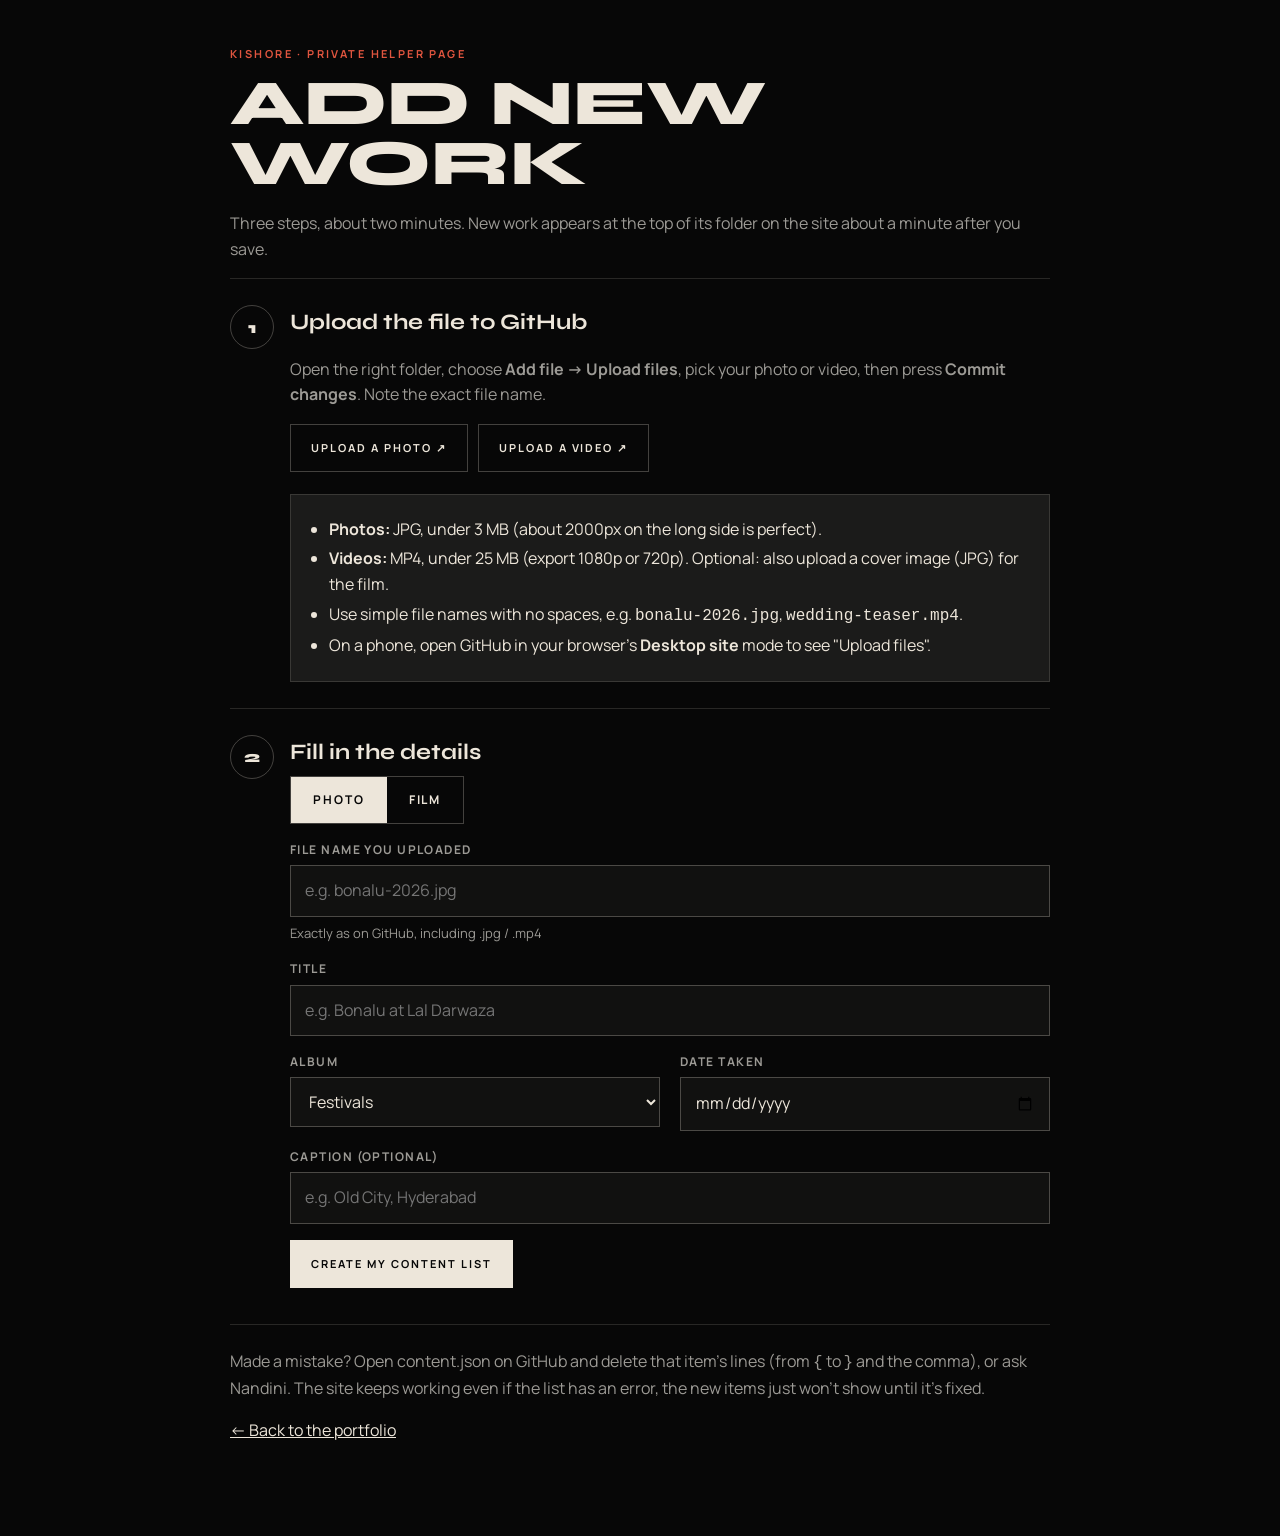
<file: add.html>
<!DOCTYPE html>
<html lang="en">
<head>
<meta charset="utf-8">
<meta name="viewport" content="width=device-width, initial-scale=1">
<meta name="robots" content="noindex, nofollow">
<title>Add new work — Kishore</title>
<link rel="preconnect" href="https://fonts.googleapis.com"><link rel="preconnect" href="https://fonts.gstatic.com" crossorigin>
<link rel="stylesheet" href="https://fonts.googleapis.com/css2?family=Syne:wght@600..800&family=Manrope:wght@400..700&family=IBM+Plex+Mono:wght@400;500&display=swap">
<style>
:root{--black:#070707;--char:#111110;--graphite:#1B1B1A;--line:rgba(237,230,218,.14);--line2:rgba(237,230,218,.26);--white:#EDE6DA;--silver:#9C9A95;--red:#E0553F}
*{box-sizing:border-box}
body{margin:0;background:var(--black);color:var(--white);font-family:'Manrope',Arial,sans-serif;font-size:16px;line-height:1.6}
a{color:var(--white)}
.wrap{max-width:860px;margin:0 auto;padding:40px 20px 80px}
h1{font-family:'Syne',Arial,sans-serif;font-weight:800;font-size:clamp(34px,7vw,64px);line-height:.95;margin:8px 0 16px;text-transform:uppercase}
h2{font-family:'Syne',Arial,sans-serif;font-weight:700;font-size:22px;margin:0 0 6px}
.k{font-weight:700;font-size:11px;letter-spacing:.22em;text-transform:uppercase;color:var(--red)}
.muted{color:var(--silver)}
.step{display:grid;grid-template-columns:44px 1fr;gap:16px;padding:26px 0;border-top:1px solid var(--line)}
.num{width:44px;height:44px;border-radius:99px;border:1px solid var(--line2);display:flex;align-items:center;justify-content:center;font-family:'Syne';font-weight:800}
.btn{display:inline-flex;align-items:center;gap:10px;min-height:48px;padding:0 20px;border:1px solid var(--line2);background:transparent;color:var(--white);font:700 11px/1 'Manrope',Arial,sans-serif;letter-spacing:.18em;text-transform:uppercase;text-decoration:none;cursor:pointer}
.btn.solid{background:var(--white);color:var(--black);border-color:var(--white)}
.btn:hover{border-color:var(--white)}
.row{display:flex;flex-wrap:wrap;gap:10px;margin-top:12px}
.seg{display:inline-flex;border:1px solid var(--line2)}
.seg button{min-height:46px;padding:0 22px;background:none;border:0;color:var(--white);font:700 12px 'Manrope';letter-spacing:.16em;text-transform:uppercase;cursor:pointer}
.seg button[aria-pressed="true"]{background:var(--white);color:var(--black)}
.grid{display:grid;grid-template-columns:repeat(2,minmax(0,1fr));gap:16px 20px;margin-top:16px}
.full{grid-column:1/-1}
label{display:block;font-size:12px;font-weight:700;letter-spacing:.12em;text-transform:uppercase;color:var(--silver);margin-bottom:6px}
input,select,textarea{width:100%;background:var(--char);border:1px solid var(--line2);color:var(--white);font:inherit;padding:12px 14px;min-height:48px;border-radius:0}
input:focus,select:focus,textarea:focus,.btn:focus-visible,.seg button:focus-visible{outline:2px solid var(--red);outline-offset:2px}
.hint{font-size:13px;color:var(--silver);margin-top:6px}
pre{white-space:pre-wrap;word-break:break-word;background:var(--char);border:1px solid var(--line);padding:16px;font:13px/1.55 'IBM Plex Mono',monospace;max-height:340px;overflow:auto;margin:12px 0 0}
.err{color:var(--red);font-weight:700}
.ok{color:#8fd19e;font-weight:700}
.box{background:var(--graphite);border:1px solid var(--line);padding:18px 20px;margin-top:22px}
.box li{margin:4px 0}
[hidden]{display:none!important}
@media (max-width:640px){.grid{grid-template-columns:1fr}}
</style>
</head>
<body>
<main class="wrap">
<span class="k">Kishore · Private helper page</span>
<h1>Add new work</h1>
<p class="muted">Three steps, about two minutes. New work appears at the top of its folder on the site about a minute after you save.</p>

<div class="step"><span class="num">1</span><div>
<h2>Upload the file to GitHub</h2>
<p class="muted">Open the right folder, choose <b>Add file → Upload files</b>, pick your photo or video, then press <b>Commit changes</b>. Note the exact file name.</p>
<div class="row"><a class="btn" id="up-photo" href="https://github.com/nandiniK7/kishore-portfolio/upload/main/uploads/photos" target="_blank" rel="noopener">Upload a photo ↗</a><a class="btn" id="up-video" href="https://github.com/nandiniK7/kishore-portfolio/upload/main/uploads/videos" target="_blank" rel="noopener">Upload a video ↗</a></div>
<div class="box"><ul style="margin:0;padding-left:18px">
<li><b>Photos:</b> JPG, under 3 MB (about 2000px on the long side is perfect).</li>
<li><b>Videos:</b> MP4, under 25 MB (export 1080p or 720p). Optional: also upload a cover image (JPG) for the film.</li>
<li>Use simple file names with no spaces, e.g. <code>bonalu-2026.jpg</code>, <code>wedding-teaser.mp4</code>.</li>
<li>On a phone, open GitHub in your browser's <b>Desktop site</b> mode to see "Upload files".</li>
</ul></div>
</div></div>

<div class="step"><span class="num">2</span><div>
<h2>Fill in the details</h2>
<div class="seg" role="group" aria-label="Type of work"><button type="button" data-type="photo" aria-pressed="true">Photo</button><button type="button" data-type="film" aria-pressed="false">Film</button></div>
<form id="f" class="grid" novalidate>
<div class="full"><label for="file">File name you uploaded</label><input id="file" placeholder="e.g. bonalu-2026.jpg" autocomplete="off"><div class="hint">Exactly as on GitHub, including .jpg / .mp4</div></div>
<div class="full"><label for="title">Title</label><input id="title" placeholder="e.g. Bonalu at Lal Darwaza"></div>
<div data-only="photo"><label for="album">Album</label><select id="album"><option>Festivals</option><option>Motorsport</option><option>Stage &amp; live</option><option>Architecture</option><option>Landscape &amp; more</option><option value="__new">New album…</option></select></div>
<div data-only="photo" id="newalbum-w" hidden><label for="newalbum">New album name</label><input id="newalbum" placeholder="e.g. Weddings"></div>
<div data-only="photo"><label for="date">Date taken</label><input id="date" type="date"></div>
<div data-only="photo" class="full"><label for="caption">Caption (optional)</label><input id="caption" placeholder="e.g. Old City, Hyderabad"></div>
<div data-only="film" hidden><label for="category">Film folder</label><select id="category"><option>Festival</option><option>Event</option><option>Event &amp; Brand</option><option>Documentary</option><option value="__new">New folder…</option></select></div>
<div data-only="film" id="newcat-w" hidden><label for="newcat">New folder name</label><input id="newcat" placeholder="e.g. Music videos"></div>
<div data-only="film" hidden><label for="format">Shape</label><select id="format"><option value="9:16">Vertical 9:16 (reel)</option><option value="16:9">Wide 16:9</option><option value="1:1">Square 1:1</option><option value="4:5">Portrait 4:5</option></select></div>
<div data-only="film" hidden><label for="year">Year</label><input id="year" inputmode="numeric" placeholder="2026"></div>
<div data-only="film" hidden><label for="duration">Length</label><input id="duration" placeholder="e.g. 0:45"></div>
<div data-only="film" hidden><label for="poster">Cover image file (optional)</label><input id="poster" placeholder="e.g. wedding-teaser.jpg"><div class="hint">Upload it to the videos folder too</div></div>
<div data-only="film" class="full" hidden><label for="desc">One-line description</label><input id="desc" placeholder="What the film is about"></div>
<div class="full"><button type="submit" class="btn solid">Create my content list</button> <span id="msg" role="status"></span></div>
</form>
</div></div>

<div class="step" id="s3" hidden><span class="num">3</span><div>
<h2>Save it on GitHub</h2>
<p class="muted">Copy the full list below, open <b>content.json</b> on GitHub (pencil icon), <b>select everything</b> in the file, paste to replace it, then press <b>Commit changes</b>.</p>
<div class="row"><button type="button" class="btn solid" id="copy">Copy the list</button><a class="btn" href="https://github.com/nandiniK7/kishore-portfolio/edit/main/content.json" target="_blank" rel="noopener">Open content.json ↗</a></div>
<pre id="out"></pre>
<p class="muted" style="margin-top:14px">Adding more than one item? Paste this first and commit, refresh this page, then add the next one.</p>
</div></div>

<p class="muted" style="border-top:1px solid var(--line);padding-top:24px;margin-top:10px">Made a mistake? Open content.json on GitHub and delete that item's lines (from <code>{</code> to <code>}</code> and the comma), or ask Nandini. The site keeps working even if the list has an error, the new items just won't show until it's fixed.</p>
<p><a href="./">← Back to the portfolio</a></p>
</main>
<script>
(function () {
  var type = 'photo', data = null;
  var $ = function (id) { return document.getElementById(id); };
  fetch('content.json', { cache: 'no-store' }).then(function (r) { return r.json(); }).then(function (j) { data = j; }).catch(function () { data = null; });
  document.querySelectorAll('.seg button').forEach(function (b) {
    b.addEventListener('click', function () {
      type = b.dataset.type;
      document.querySelectorAll('.seg button').forEach(function (x) { x.setAttribute('aria-pressed', x === b ? 'true' : 'false'); });
      document.querySelectorAll('[data-only]').forEach(function (el) { el.hidden = el.dataset.only !== type; });
      $('newalbum-w').hidden = type !== 'photo' || $('album').value !== '__new';
      $('newcat-w').hidden = type !== 'film' || $('category').value !== '__new';
      $('file').placeholder = type === 'photo' ? 'e.g. bonalu-2026.jpg' : 'e.g. wedding-teaser.mp4';
    });
  });
  $('album').addEventListener('change', function () { $('newalbum-w').hidden = this.value !== '__new'; });
  $('category').addEventListener('change', function () { $('newcat-w').hidden = this.value !== '__new'; });
  $('f').addEventListener('submit', function (e) {
    e.preventDefault();
    var msg = $('msg'); msg.className = 'err';
    var file = $('file').value.trim().replace(/^.*[\\/]/, ''), title = $('title').value.trim();
    if (!file || !title) { msg.textContent = 'Add the file name and a title.'; return; }
    if (/\s/.test(file)) { msg.textContent = 'The file name has a space. Rename the file without spaces and upload again.'; return; }
    var isPhoto = type === 'photo';
    if (isPhoto && !/\.(jpe?g|png|webp)$/i.test(file)) { msg.textContent = 'Photos should be .jpg, .png or .webp'; return; }
    if (!isPhoto && !/\.(mp4|webm|mov)$/i.test(file)) { msg.textContent = 'Films should be .mp4 (best), .webm or .mov'; return; }
    var base = data && typeof data === 'object' ? data : {};
    var out = { photos: Array.isArray(base.photos) ? base.photos.slice() : [], films: Array.isArray(base.films) ? base.films.slice() : [] };
    var item;
    if (isPhoto) {
      var album = $('album').value === '__new' ? $('newalbum').value.trim() : $('album').value;
      if (!album) { msg.textContent = 'Give the new album a name.'; return; }
      item = { file: 'uploads/photos/' + file, title: title, album: album };
      if ($('date').value) item.date = $('date').value;
      if ($('caption').value.trim()) item.caption = $('caption').value.trim();
      out.photos.unshift(item);
    } else {
      var cat = $('category').value === '__new' ? $('newcat').value.trim() : $('category').value;
      if (!cat) { msg.textContent = 'Give the new folder a name.'; return; }
      item = { file: 'uploads/videos/' + file, title: title, category: cat, format: $('format').value };
      if ($('year').value.trim()) item.year = $('year').value.trim();
      if ($('duration').value.trim()) item.duration = $('duration').value.trim();
      var poster = $('poster').value.trim().replace(/^.*[\\/]/, '');
      if (poster) item.poster = 'uploads/videos/' + poster;
      if ($('desc').value.trim()) item.description = $('desc').value.trim();
      out.films.unshift(item);
    }
    var full = { _help: 'Add new work with the helper page: add.html. Newest items go first.', photos: out.photos, films: out.films };
    $('out').textContent = JSON.stringify(full, null, 2);
    $('s3').hidden = false; msg.className = 'ok'; msg.textContent = data ? 'Done — now step 3.' : 'Done — now step 3. (Could not read the current list, so this starts a new one.)';
    $('s3').scrollIntoView({ behavior: 'smooth' });
  });
  $('copy').addEventListener('click', function () {
    var b = this, t = $('out').textContent;
    try { navigator.clipboard.writeText(t).then(function () { b.textContent = 'Copied ✓'; setTimeout(function () { b.textContent = 'Copy the list'; }, 2000); }, function () { b.textContent = 'Select the text and copy'; }); }
    catch (x) { b.textContent = 'Select the text and copy'; }
  });
})();
</script>
</body>
</html>
</file>
